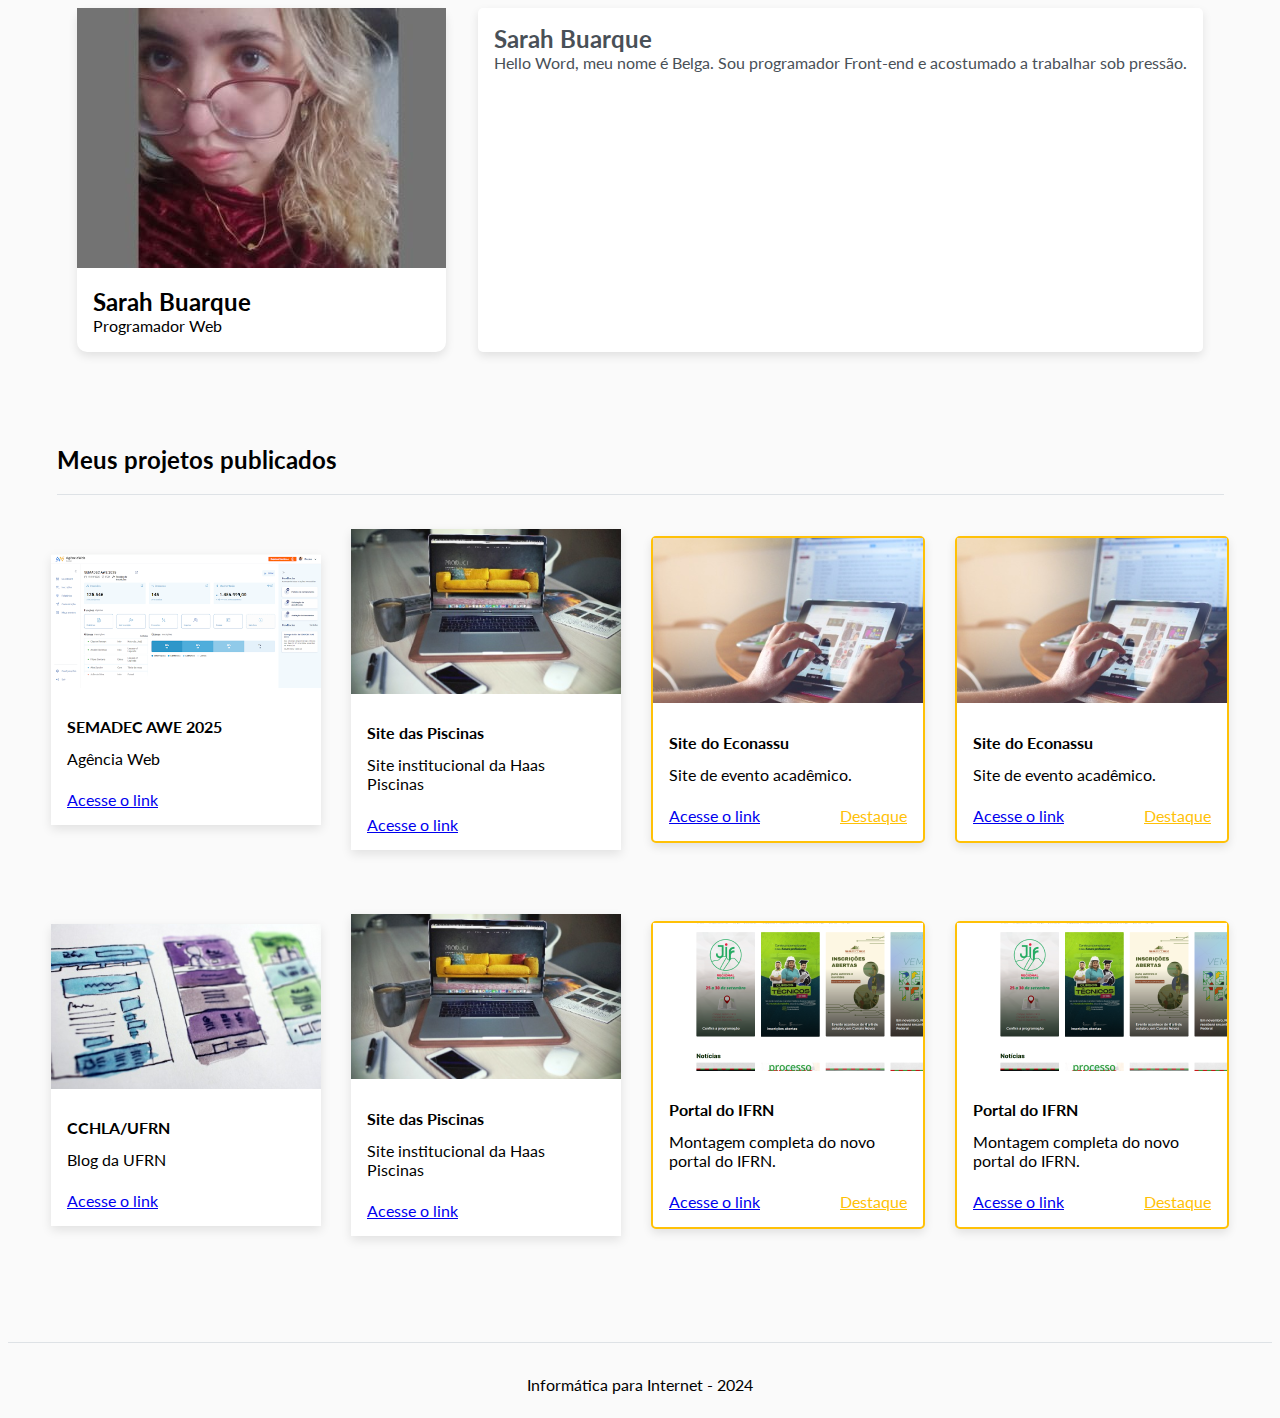
<file: index.html>
<!DOCTYPE html>
<html lang="en">

<head>
    <meta charset="UTF-8">
    <meta name="viewport" content="width=device-width, initial-scale=1.0">
    <title>Portfólio - Sarah Beatriz</title>
    <link rel="stylesheet" href="./assets/css/style.css">
    <link rel="stylesheet" href="./assets/css/global.css">
</head>

<body>

    <main class="container">
        <section class="perfil">
            <div class="dados-perfil">
                <div class="picture">
                    <img src="./assets/img/picture.jpg" alt="foto de perfil">
                </div>
                <div class="information">
                    <h2>Sarah Buarque</h2>
                    <p class="perfil-info">Programador Web</p>
                </div>
            </div>
            <div class="bio">
                <h2>Sarah Buarque</h2>
                <p>Hello Word, meu nome é Belga. Sou programador Front-end e acostumado a trabalhar sob pressão.</p>
            </div>
        </section>

        <div class="box">
            <h2 class="title">Meus projetos publicados</h2>
        </div>

        <section class="projects">
            <div class="card card1">
                <img src="./assets/img/trabfinal.png" alt="SEMADEC AWE 2025">
                <div class="text">
                    <h2>SEMADEC AWE 2025</h2>
                    <p>Agência Web</p>
                    <a class="links" href="http://127.0.0.1:3000/design-web/trabalho%20final/index.html">Acesse o link</a>
                </div>
            </div>

            <div class="card card1">
                <img src="./assets/img/piscinas.png" alt="Site das Piscinas">
                <div class="text">
                    <h2>Site das Piscinas</h2>
                    <p>Site institucional da Haas Piscinas</p>
                    <a class="links" href="#">Acesse o link</a>
                </div>

            </div>

            <div class="card card2">
                <img src="./assets/img/econassu.png" alt="Site do Econassu">
                <div class="text">
                    <h2>Site do Econassu</h2>
                    <p>Site de evento acadêmico.</p>
                    <div class="links">
                        <a href="#">Acesse o link</a>
                        <a class="yellow" href="#">Destaque</a>
                    </div>

                </div>

            </div>

            <div class="card card2">
                <img src="./assets/img/econassu.png" alt="Site do Econassu">
                <div class="text">
                    <h2>Site do Econassu</h2>
                    <p>Site de evento acadêmico.</p>
                    <div class="links">
                        <a href="#">Acesse o link</a>
                        <a class="yellow" href="#">Destaque</a>
                    </div>
                </div>
            </div>

            <div class="card card1">
                <img src="./assets/img/cchla ufrn.png" alt="Blog da UFRN">
                <div class="text">
                    <h2>CCHLA/UFRN</h2>
                    <p>Blog da UFRN</p>
                    <a class="links" href="#">Acesse o link</a>
                </div>
            </div>

            <div class="card card1">
                <img src="./assets/img/piscinas.png" alt="Site das Piscinas">
                <div class="text">
                    <h2>Site das Piscinas</h2>
                    <p>Site institucional da Haas Piscinas</p>
                    <a class="links" href="#">Acesse o link</a>
                </div>
            </div>

            <div class="card card2">
                <img src="./assets/img/portal ifrn.png" alt="Portal do IFRN">
                <div class="text">
                    <h2>Portal do IFRN</h2>
                    <p>Montagem completa do novo portal do IFRN.</p>
                    <div class="links">
                        <a href="#">Acesse o link</a>
                        <a class="yellow" href="#">Destaque</a>
                    </div>
                </div>
            </div>

            <div class="card card2">
                <img src="./assets/img/portal ifrn.png" alt="Portal do IFRN">
                <div class="text">
                    <h2>Portal do IFRN</h2>
                    <p>Montagem completa do novo portal do IFRN.</p>
                    <div class="links">
                        <a href="#">Acesse o link</a>
                        <a class="yellow" href="#">Destaque</a>
                    </div>
                </div>
            </div>

        </section>

    </main>

    <footer>
        <p>Informática para Internet - 2024</p>
    </footer>


</body>

</html>
</file>
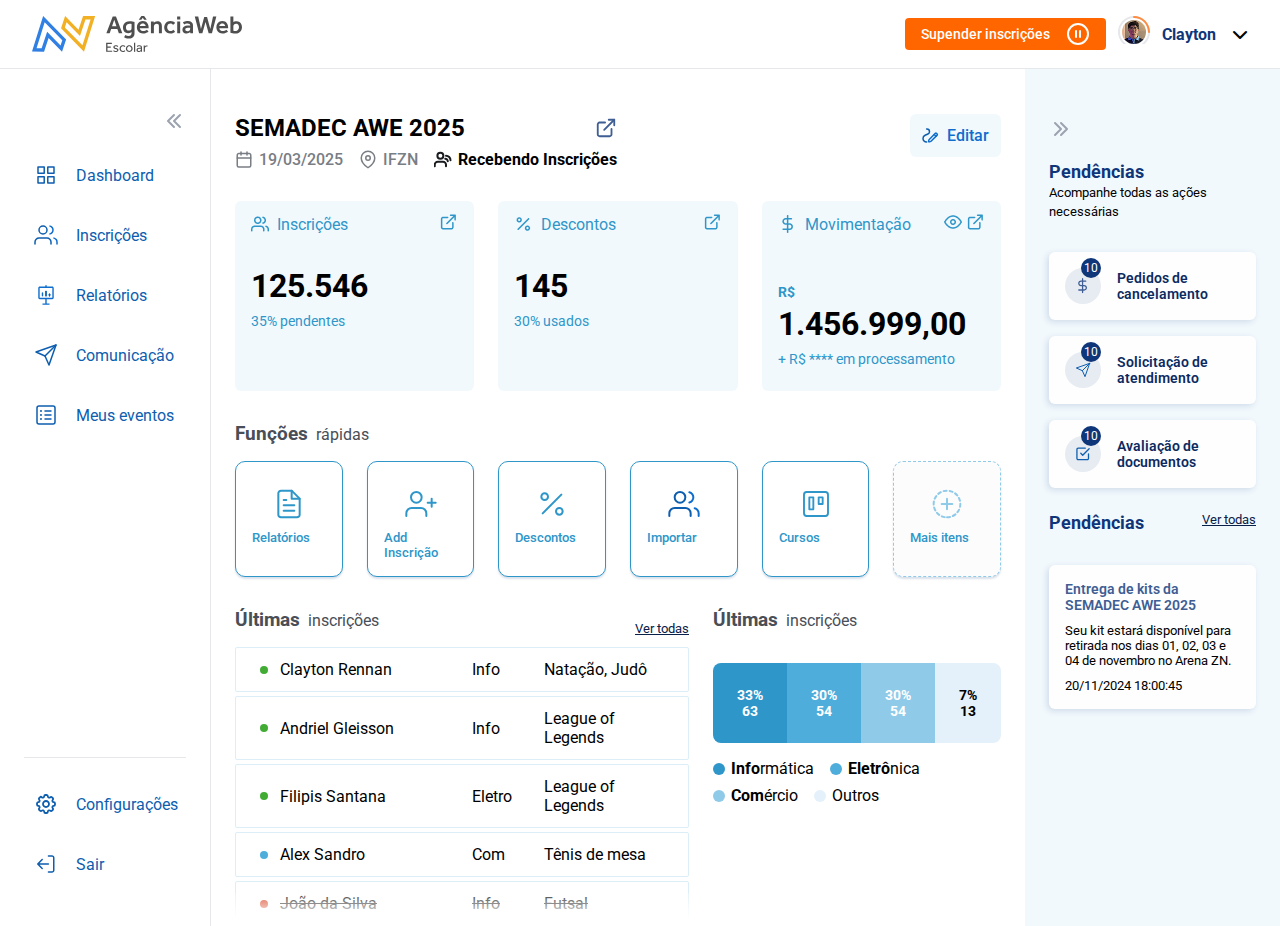
<file: Trabalho final/index.html>
<!DOCTYPE html>
<html lang="pt-br">

<head>
    <meta charset="UTF-8">
    <meta name="viewport" content="width=device-width, initial-scale=1.0">
    <link rel="stylesheet" href="https://cdnjs.cloudflare.com/ajax/libs/font-awesome/6.7.2/css/all.min.css"
        integrity="sha512-Evv84Mr4kqVGRNSgIGL/F/aIDqQb7xQ2vcrdIwxfjThSH8CSR7PBEakCr51Ck+w+/U6swU2Im1vVX0SVk9ABhg=="
        crossorigin="anonymous" referrerpolicy="no-referrer" />
    <title>Trabalho Final - Sarah Buarque</title>
    <link rel="stylesheet" href="assets/styles/style.css">
</head>

<body class="d-flex flex-column">
    <header class="d-flex justify-between">
        <img src="assets/imgs/logo-awe.svg" alt="Logo da AWE">
        <div class="funcoes d-flex gap-1 align-center">
            <div class="btn-inscricao d-flex align-center gap-1">
                <span>Supender inscrições</span>
                <img src="assets/imgs/pause-circle.svg" alt="">
            </div>
            <div class="user d-flex gap-1 align-center">
                <div class="avatar">
                    <picture>
                        <img src="assets/imgs/image_user.png" alt="imagem do usuário">
                    </picture>
                </div>
                <span class="text-primary fw-700">Clayton</span>
                <i class="fa-solid fa-chevron-down"></i>
            </div>            
        </div>
    </header>
    <main class="d-flex">
        <aside class="left-sidebar d-flex flex-column justify-between">
            <div class="menu d-flex flex-column gap-1">
                <picture>
                    <img src="assets/imgs/chevron-left.svg" alt="setas para esquerda">
                </picture>
                <button class="item-menu d-flex">
                    <div class="container-icon d-flex align-center justify-between">
                        <img src="assets/imgs/icon.svg" alt="icon">
                    </div>
                    <div class="content-item d-flex align-center">
                        <span>Dashboard</span>
                    </div>
                </button>
                <button class="item-menu d-flex">
                    <div class="container-icon d-flex align-center justify-between">
                        <img src="assets/imgs/users.svg" alt="">
                    </div>
                    <div class="content-item d-flex align-center">
                        <span>Inscrições</span>
                    </div>
                </button>
                <button class="item-menu d-flex">
                    <div class="container-icon d-flex align-center justify-between">
                        <img src="assets/imgs/report.svg" alt="">
                    </div>
                    <div class="content-item d-flex align-center">
                        <span>Relatórios</span>
                    </div>
                </button>
                <button class="item-menu d-flex">
                    <div class="container-icon d-flex align-center justify-between">
                        <img src="assets/imgs/send.svg" alt="icon">
                    </div>
                    <div class="content-item d-flex align-center">
                        <span>Comunicação</span>
                    </div>
                </button>
                <button class="item-menu d-flex">
                    <div class="container-icon d-flex align-center justify-between">
                        <img src="assets/imgs/icon_last_menu.svg" alt="icon">
                    </div>
                    <div class="content-item d-flex align-center">
                        <span>Meus eventos</span>
                    </div>
                </button>
            </div>
            <div class="menu-down d-flex flex-column gap-1">
                <button class="item-menu d-flex">
                    <div class="container-icon d-flex align-center justify-between">
                        <img src="assets/imgs/iconconfig.svg" alt="">
                    </div>
                    <div class="content-item d-flex align-center">
                        <span>Configurações</span>
                    </div>
                </button>
                <button class="item-menu d-flex">
                    <div class="container-icon d-flex align-center justify-between">
                        <img src="assets/imgs/sair.svg" alt="">
                    </div>
                    <div class="content-item d-flex align-center">
                        <span>Sair</span>
                    </div>
                </button>
            </div>
        </aside>
        <div class="main-content">
            <div class="header">
                <div class="left">
                    <div class="top">
                        <h2>SEMADEC AWE 2025</h2> <img src="assets/imgs/external-link.svg" alt="icon external link">
                    </div>
                    <div class="bottom">
                        <div class="calendar item-bottom">
                            <img src="assets/imgs/calendar.svg" alt="icon calendar">
                            <span>19/03/2025</span>
                        </div>
                        <div class="local item-bottom">
                            <img src="assets/imgs/map-pin.svg" alt="icon map">
                            <span>IFZN</span>
                        </div>
                        <div class="main-content-inscricao item-bottom">
                            <img src="assets/imgs/user-check.svg" alt="icon check user">
                            <span>Recebendo Inscrições</span>
                        </div>
                    </div>
                </div>
                <button>
                    <img src="assets/imgs/edit.svg" alt="icon edit">
                    <span>Editar</span>
                </button>
            </div>
            <div class="box-cards">
                <div class="card">
                    <div class="header">
                        <div class="title">
                            <img src="assets/imgs/users.png" alt="">
                            <span>Inscrições</span>
                        </div>
                        <div class="icons-right">
                            <img src="assets/imgs/external-link.png" alt="">
                        </div>
                    </div>
                    <div class="content">
                        <h3 class="title-h1">125.546</h3>
                        <small>35% pendentes</small>
                    </div>
                </div>
                <div class="card">
                    <div class="header">
                        <div class="title">
                            <img src="assets/imgs/percent.png" alt="">
                            <span>Descontos</span>
                        </div>
                        <div class="icons-right">
                            <img src="assets/imgs/external-link.png" alt="">
                        </div>
                    </div>
                    <div class="content">
                        <h3 class="title-h1">145</h3>
                        <small>30% usados</small>
                    </div>
                </div>
                <div class="card">
                    <div class="header">
                        <div class="title">
                            <img src="assets/imgs/dollar-sign.png" alt="">
                            <span>Movimentação</span>
                        </div>
                        <div class="icons-right">
                            <img src="assets/imgs/eye.png" alt="">
                            <img src="assets/imgs/external-link.png" alt="">
                        </div>
                    </div>
                    <div class="content">
                        <h3 class="title-h1"><small>R$</small> 1.456.999,00</h3>
                        <small>+ R$ **** em processamento</small>
                    </div>
                </div>
            </div>
            <section class="box-funcoes">
                <div class="title-funcoes">
                    <h3>Funções</h3> <span> rápidas</span>
                </div>
                <div class="items">
                    <div class="item">
                        <picture>
                            <img src="assets/imgs/file-text.svg" alt="">
                        </picture>
                        <small>Relatórios</small>
                    </div>
                    <div class="item">
                        <picture>
                            <img src="assets/imgs/user-plus.svg" alt="">
                        </picture>
                        <small>Add Inscrição</small>
                    </div>
                    <div class="item">
                        <picture>
                            <img src="assets/imgs/percent.svg" alt="">
                        </picture>
                        <small>Descontos</small>
                    </div>
                    <div class="item">
                        <picture>
                            <img src="assets/imgs/users.svg" alt="">
                        </picture>
                        <small>Importar</small>
                    </div>
                    <div class="item">
                        <picture>
                            <img src="assets/imgs/trello.svg" alt="">
                        </picture>
                        <small>Cursos</small>
                    </div>
                    <div class="item add-item">
                        <picture>
                            <img src="assets/imgs/plus-circle.svg" alt="">
                        </picture>
                        <small>Mais itens</small>
                    </div>
                </div>
            </section>
            <div class="area">
                <section class="news">
                    <div class="title-news">
                        <div class="title-funcoes">
                            <h3>Últimas</h3> <span> inscrições</span>
                        </div>
                        <small><a href="#">Ver todas</a></small>
                    </div>
                    <div class="box-linhas">
                        <div class="linha">
                            <div class="circle verde"></div>
                            <p class="name">Clayton Rennan</p>
                            <div class="curso">Info</div>
                            <div class="modalidades">Natação, Judô</div>
                        </div>
                        <div class="linha">
                            <div class="circle verde"></div>
                            <p class="name">Andriel Gleisson</p>
                            <div class="curso">Info</div>
                            <div class="modalidades">League of Legends</div>
                        </div>
                        <div class="linha">
                            <div class="circle verde"></div>
                            <p class="name">Filipis Santana</p>
                            <div class="curso">Eletro</div>
                            <div class="modalidades">League of Legends</div>
                        </div>
                        <div class="linha">
                            <div class="circle azul"></div>
                            <p class="name">Alex Sandro</p>
                            <div class="curso">Com</div>
                            <div class="modalidades">Tênis de mesa</div>
                        </div>
                        <div class="linha">
                            <div class="circle vermelho"></div>
                            <p class="name through">João da Silva</p>
                            <div class="curso through">Info</div>
                            <div class="modalidades through">Futsal</div>
                        </div>
                    </div>
                </section>
                <section class="inscricoes-realizadas">
                    <div class="title-funcoes">
                        <h3>Últimas</h3> <span> inscrições</span>
                    </div>
                    <div class="box-metricas">
                        <div class="metrica azul-1">
                            <p>33%</p>
                            <p>63</p>
                        </div>
                        <div class="metrica azul-2">
                            <p>30%</p>
                            <p>54</p>
                        </div>
                        <div class="metrica azul-3">
                            <p>30%</p>
                            <p>54</p>
                        </div>
                        <div class="metrica azul-4">
                            <p>7%</p>
                            <p>13</p>
                        </div>
                    </div>
                    <div class="info-metricas">
                        <div class="info">
                            <svg xmlns="http://www.w3.org/2000/svg" width="12" height="12" viewBox="0 0 12 12"
                                fill="none">
                                <circle cx="6" cy="6" r="6" fill="#2E96C9" />
                            </svg>
                            <span><strong>Info</strong>rmática</span>
                        </div>
                        <div class="info">
                            <svg xmlns="http://www.w3.org/2000/svg" width="12" height="12" viewBox="0 0 12 12"
                                fill="none">
                                <circle cx="6" cy="6" r="6" fill="#4FADDB" />
                            </svg>
                            <span><strong>Eletrô</strong>nica</span>
                        </div>
                        <div class="info">
                            <svg xmlns="http://www.w3.org/2000/svg" width="12" height="12" viewBox="0 0 12 12"
                                fill="none">
                                <circle cx="6" cy="6" r="6" fill="#90CAE9" />
                            </svg>
                            <span><strong>Com</strong>ércio</span>
                        </div>
                        <div class="info">
                            <svg xmlns="http://www.w3.org/2000/svg" width="12" height="12" viewBox="0 0 12 12"
                                fill="none">
                                <circle cx="6" cy="6" r="6" fill="#E4F1FA" />
                            </svg>
                            <span>Outros</span>
                        </div>
                    </div>
                </section>
            </div>
        </div>
        <aside class="right-sidebar">
            <img src="assets/imgs/chevron-left.svg" alt="" class="seta-virada">
            <div class="content">
                <div class="tasks">
                    <div class="title">
                        <p>Pendências</p>
                        <small>Acompanhe todas as ações necessárias</small>
                    </div>
                    <div class="tasks-lista">
                        <div class="task">
                            <div class="container-icon-task">
                                <img src="assets/imgs/dollar-sign.svg" alt="icon do dollar">
                            </div>
                            <span>
                                Pedidos de cancelamento
                            </span>
                        </div>
                        <div class="task">
                            <div class="container-icon-task">
                                <img src="assets/imgs/send.svg" alt="icon do dollar">
                            </div>
                            <span>
                                Solicitação de atendimento
                            </span>
                        </div>
                        <div class="task">
                            <div class="container-icon-task">
                                <img src="assets/imgs/check-square.svg" alt="icon do dollar">
                            </div>
                            <span>
                                Avaliação de documentos
                            </span>
                        </div>
                    </div>
                </div>
                <div class="atividades">
                    <div class="title">
                        <p>Pendências</p>
                        <small><a href="#">Ver todas</a></small>
                    </div>
                    <div class="task atividade">
                        <small class="title">
                            Entrega de kits da SEMADEC AWE 2025
                        </small>
                        <small>Seu kit estará disponível para retirada nos dias 01, 02, 03 e 04 de novembro no Arena
                            ZN.</small>
                        <small>20/11/2024 18:00:45</small>
                    </div>
                </div>
            </div>
        </aside>
    </main>
</body>

</html>
</file>
<file: assets/css/style.css>
.perfil{
    display: flex;
    min-width: 30%;
    gap: 32px;
}

.perfil h2{
    font-size: 24px;
    margin: 0;
}

.perfil p{
    font-size: 16px;
}

.dados-perfil{
    display: flex;
    flex-direction: column;
    border-radius: 10px;
    background: #FFF;
    box-shadow: 0px 4px 10px 0px rgba(0, 0, 0, 0.10);
}

.information{
    padding: 16px;
}

.bio{
    box-shadow: 0px 4px 10px rgba(0, 0, 0, 0.1);
    border-radius: 5px;
    background-color: #fff;
    max-width: 769px;
    height: 344px;
    padding: 16px;
    box-sizing: border-box;
    text-align: left;
    font-size: 24px;
    color: #495057;
}

.box{
    width: 100%;
    max-width: 1167px;
    margin-top: 73px;
    border-bottom: 1px solid #dee2e6;
}

.title{
    font-size: 24px;
}

.projects{
    display: flex;
    flex-wrap: wrap;
    justify-content: center;
    align-items: center;
    gap: 30px;
}

.projects h2{
    font-size: 16px;
}

.card2{
    border-radius: 5px;
    border: 2px solid #FFC107;
    display: flex;
    flex-direction: column;
    justify-content: center;
}

.yellow{
    color: #FFC107;
}

.links{
    display: flex;
    justify-content: space-between;
    margin-top: 22px;
}

.text{
    padding: 16px;
}
</file>
<file: assets/css/global.css>
@import url('https://fonts.googleapis.com/css2?family=Lato:ital,wght@0,100;0,300;0,400;0,700;0,900;1,100;1,300;1,400;1,700;1,900&family=Paytone+One&display=swap');

@media (max-width: 769px){
    .perfil{
        flex-direction: column;
    }
    .box {
        width: 95%;
    }
    .card{
        width: 45%;
    }
}

@media (max-width: 480px){
    .card{
        width: 90%;
    }
}
  
body{
    background: #FAFAFA;
    font-family: Lato;
    display: flex;
    flex-direction: column;
    align-items: center;
    }

.container{
    max-width: 1200px;
    display: flex;
    flex-direction: column;
    align-items: center;
    }

.card{
    display: flex;
    max-width: 270px;
    margin-top: 34px;
    flex-direction: column;
    background: #FFF;
    box-shadow: 0px 4px 10px 0px rgba(0, 0, 0, 0.10);
}

p{
    margin: 0;
}

footer{
    display: flex;
    justify-content: center;
    width: 100%;
    margin-top: 106px;
    padding: 32px 0px 16px 0px;
    border-top: 1px solid #DEE2E6;
}
</file>
<file: Trabalho final/assets/styles/style.css>
@import url('https://fonts.googleapis.com/css2?family=Roboto:ital,wght@0,100;0,300;0,400;0,500;0,700;0,900;1,100;1,300;1,400;1,500;1,700;1,900&display=swap');

/* Reset e configurações base */
* {
    margin: 0;
    padding: 0;
    box-sizing: border-box;
    transition: .5s;
}

/* Utilitários */
.d-flex {
    display: flex;
}

.flex-column {
    flex-direction: column;
}

.align-center {
    align-items: center;
}

.justify-between {
    justify-content: space-between;
}

.gap-1 {
    gap: 1rem;
}

.gap-2 {
    gap: 2rem;
}

.w-100 {
    width: 100%;
}

.text-primary {
    color: #0F3679;
}

.fw-700 {
    font-weight: 700;
}

.through{
    text-decoration: line-through;
}

/* Componentes base */
html, body {
    max-height: 100%;
    height: 100%;
    font-family: "Roboto", serif;
}

button {
    all: unset;
    cursor: pointer;
    display: inline-block;
}

/* Header */
header {
    padding: 1rem 2rem;
    border-bottom: 1px solid #E5E7EB;
}

.user img {
    border-radius: 100%;
}

.user{
    position: relative;
}

.user::after{
    content: '';
    position: absolute;
    background-image: url('../imgs/Progress-Circle.svg');
    width: 100%;
    height: 100%;
    z-index: -1;
    background-repeat: no-repeat;
    right: 4px;
    top: -4px;
}

.btn-inscricao {
    padding: 0.25rem 1rem;
    border-radius: 0.25rem;
    background: #F60;
    color: #FEFEFE;
    font-size: 0.875rem;
    font-weight: 500;
}

.btn-inscricao:hover {
    background: #FD8535;
    cursor: pointer;
}

/* Layout principal */
main {
    flex-grow: 1;
}

/* Sidebar esquerda */
.left-sidebar {
    border-right: 1px solid #E5E7EB;
    padding: 2.5rem 1.5rem;
    height: 100%;
    width: max-content;
}

.funcoes {
    display: flex;
    gap: 1rem;
    align-items: center;
}

.user {
    display: flex;
    gap: 1rem;
    align-items: center;
}

.user span {
    color: #0F3679;
    font-weight: 700;
}

.inscricao {
    display: flex;
    padding: 0.25rem 1rem;
    align-items: center;
    gap: 0.625rem;
    border-radius: 0.25rem;
    background: #F60;
    color: #FEFEFE;
    font-size: 0.875rem;
    font-weight: 500;
}

.inscricao:hover {
    background: #FD8535;
    cursor: pointer;
}

.menu {
    display: flex;
    flex-direction: column;
    gap: 16px;
    height: 100%;
}

.menu picture {
    align-self: flex-end;
}

.container-icon {
    padding: 0.625rem;
    display: flex;
    align-items: center;
    justify-content: center;
}

.item-menu:hover {
    background-color: #F2F9FD;
    transition: .5s;
}

.item-menu:active{
    transition: all 0ms !important;
}

.item-menu:active .container-icon{
    background-color: #0D5EAF;
    transition: all 0ms !important;
}

.item-menu:active img {
    filter: invert(100%) brightness(1000%) contrast(100%);
    transition: all 0ms !important;
}

.item-menu {
    display: flex;
}

.item-menu i {
    width: 24px;
    height: 24px;
}

.content-item {
    display: flex;
    align-items: center;
    padding: 0.5rem;
    color: #0D5EAF;
}

.menu-down {
    border-top: 1px solid #E5E7EB;
    padding-top: 1.5rem;
    margin-top: 100%;
}

.right-sidebar {
    background: #F2F9FD;
    padding: 48px 24px 32px;
    max-width: 18.875rem;
    width: 100%;
    margin-left: auto;
}

.content {
    display: flex;
    flex-direction: column;
}

.right-sidebar .content {
    display: flex;
    gap: 1.5rem;
    flex-direction: column;
}

.tasks {
    display: flex;
    flex-direction: column;
    gap: 2rem;
}

.tasks .task:hover {
    background-color: #0D5EAF;
    color: white !important;
    transition: color 0ms !important;
    cursor: pointer;
}

.tasks .task:hover span {
    color: white;
}

.tasks .task:hover .container-icon-task {
    background-color: transparent;
    transition: 0ms !important;
}

.tasks .task:hover img {
    filter: invert(100%) brightness(1000%) contrast(100%);
}

.title p {
    font-size: 1.125rem;
    color: #0F3679;
    font-weight: 700;
}

.tasks-lista {
    display: flex;
    gap: 1rem;
    flex-direction: column;
}

.seta-virada {
    transform: rotate(180deg);
    margin-bottom: 1rem;
}

.task {
    padding: 1rem;
    width: 100%;
    border-radius: 6px;
    background: #FEFEFE;
    box-shadow: -2px 2px 6px 0px rgba(15, 54, 121, 0.15);
    display: flex;
    align-items: center;
    gap: 1rem;
}

.task img {
    width: 16px;
    height: 16px;
}

.task span {
    font-weight: 600;
    color: #0C2B61;
    font-size: 14px;
}

.container-icon-task {
    padding: 10px;
    background-color: #E7EBF2;
    border-radius: 100%;
    width: max-content;
    display: flex;
    justify-content: center;
    align-items: center;
    position: relative;
}

.container-icon-task::after {
    content: '10';
    position: absolute;
    width: 20px;
    height: 20px;
    font-size: 12px;
    display: flex;
    justify-content: center;
    align-items: center;
    color: #FEFEFE;
    background-color: #0F3679;
    border-radius: 100%;
    top: -10px;
    right: 0;
}

.atividades .title {
    display: flex;
    justify-content: space-between;
}

.atividades .title a,
.title-news a {
    color: #092049;
}

.task.atividade {
    display: flex;
    flex-direction: column;
    gap: 0.625rem;
    align-items: flex-start;
}

.task.atividade:hover {
    background: #E3F4FE;
    cursor: pointer;
    border: none;
}

.task.atividade .title {
    color: #3F5E94;
    font-family: Roboto;
    font-size: 14px;
    font-style: normal;
    font-weight: 600;
    line-height: normal;
}

.atividades {
    display: flex;
    flex-direction: column;
    gap: 2rem;
}

.main-content {
    padding: 2.8125rem 1.5rem 0;
    flex-grow: 1;
    display: flex;
    flex-direction: column;
    gap: 2rem;
}

.top {
    display: flex;
    justify-content: space-between;
    margin-bottom: 0.5rem;
}

.header {
    display: flex;
    justify-content: space-between;
}

.header .item-bottom {
    display: flex;
    gap: 0.375rem;
}

.header .bottom {
    display: flex;
    gap: 1rem;
}

.calendar,
.local {
    color: #797D84;
    font-weight: 500;
}

.main-content-inscricao {
    font-weight: 700;
}

.header button {
    display: flex;
    gap: 0.5rem;
    padding: 0.75rem;
    color: #0F6ECD;
    background: #F2F9FD;
    border-radius: 6px;
    border: none;
    height: max-content;
    font-weight: 500;
}

.box-cards {
    display: flex;
    gap: 1.5rem;
}

.card {
    border-radius: 6px;
    background: #F2F9FD;
    width: 100%;
    padding: 12px 16px 24px;
    display: flex;
    flex-direction: column;
    gap: 32px;
}

.card .header {
    display: flex;
    justify-content: space-between;
}

.card .title-h1 {
    font-size: 2rem;
    margin-bottom: 0.5rem;
}

.card .header .title {
    display: flex;
    align-items: center;
    gap: 8px;
    color: #2E96C9;
}

.card .content small {
    color: #2E96C9;
    font-size: 14px;
}

.area {
    display: flex;
    gap: 1.5rem;
}

.title-funcoes {
    display: flex;
    gap: 0.5rem;
    align-items: center;
    color: #494E57;
    margin-bottom: 1rem;
}

.items {
    display: flex;
    gap: 1.5rem;
}

.box-funcoes {
    display: flex;
    flex-direction: column;
}

.items .item {
    padding: 1rem;
    display: flex;
    flex-direction: column;
    color: rgba(46, 150, 201, 1);
    font-weight: 500;
    border-radius: 10px;
    border: 1px solid #2E96C9;
    background: #FFF;
    box-shadow: 0px 2px 2px 0px rgba(15, 54, 121, 0.15);
    width: 100%;
}

.items .item:hover {
    background-color: #2E96C9;
    color: white;
    cursor: pointer;
    transition: color 0ms !important;
}

.items .item:hover img {
    filter: invert(100%) brightness(1000%) contrast(100%);
}

.items .item picture {
    padding: 0.625rem;
    display: flex;
    align-items: center;
    justify-content: center;
}

.items .item picture img {
    width: 32px;
    height: 32px;
}

.news {
    width: max-content;
    position: relative;
}

.item.add-item {
    border-radius: 10px;
    border: 1px dashed #90CAE9;
    background: #FCFCFC;
}

.title-news {
    justify-content: space-between;
    display: flex;
    align-items: center;
}

.box-linhas {
    display: flex;
    flex-direction: column;
    gap: 0.25rem;
    width: 100%;
}

.linha {
    display: flex;
    align-items: center;
    width: 100%;
    padding: 0.75rem 1.5rem;
    align-items: center;
    gap: 0.75rem;
    border-radius: 2px;
    border: 1px solid #DCEFF8;
    max-width: max-content;
}

.linha .name {
    width: 180px;
}

.linha .curso {
    width: 60px;
}

.linha .modalidades {
    width: 120px;
}

.circle {
    width: 8px;
    height: 8px;
    border-radius: 100%;
}

.circle.azul {
    background-color: rgba(79, 173, 219, 1);
}

.circle.verde {
    background-color: rgba(65, 171, 52, 1);
}

.circle.vermelho {
    background-color: rgba(212, 44, 7, 1);
}

.news::after {
    content: '';
    background: linear-gradient(180deg, rgba(255, 255, 255, 0.25) 0%, #FFF 77.9%);
    height: 33px;
    bottom: 0;
    width: 100%;
    position: absolute;
}

.inscricoes-realizadas {
    width: 100%;
    display: flex;
    flex-direction: column;
    gap: 1rem;
}

.box-metricas {
    display: flex;
}

.box-metricas .metrica:first-child {
    border-radius: 8px 0 0 8px;
}

.box-metricas .metrica:last-child {
    border-radius: 0 8px 8px 0;
    color: black;
}

.info-metricas {
    flex-wrap: wrap;
    gap: 16px;
    display: flex;
    row-gap: 8px;
}

.metrica {
    width: 100%;
    padding: 24px;
    width: max-content;
    color: white;
    font-size: 14px;
    width: 100%;
    display: flex;
    justify-content: center;
    align-items: center;
    flex-direction: column;
    font-weight: 700;
}

.metrica.azul-1 {
    background: #2E96C9;
}

.metrica.azul-2 {
    background: #4FADDB;
}

.metrica.azul-3 {
    background: #90CAE9;
}

.metrica.azul-4 {
    background: #E4F1FA;
}

.metrica p:first-child {
    font-weight: 700;
}

.info {
    display: flex;
    gap: 0.375rem;
    align-items: center;
}
</file>
